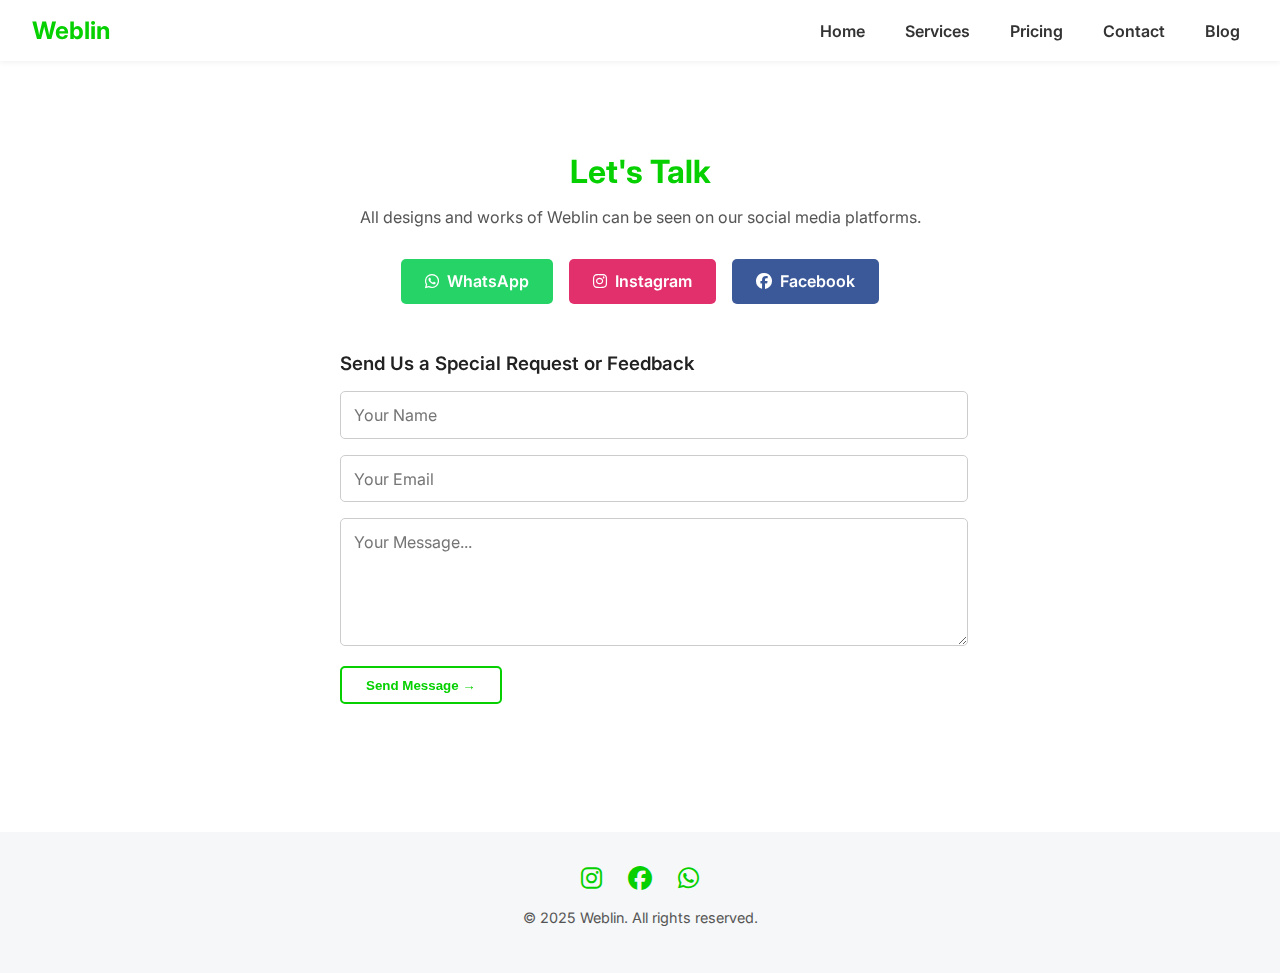
<file: contact.html>
<!DOCTYPE html>
<html lang="en">
<head>
  <meta charset="UTF-8" />
  <meta name="viewport" content="width=device-width, initial-scale=1.0"/>
  <title>Contact | Weblin</title>
  <link rel="stylesheet" href="CSS/style.css" />
  <link href="https://fonts.googleapis.com/css2?family=Inter:wght@400;600;700&family=Montserrat&display=swap" rel="stylesheet"/>
  <link rel="stylesheet" href="https://cdnjs.cloudflare.com/ajax/libs/font-awesome/6.4.0/css/all.min.css"/>
<link href="https://cdn.jsdelivr.net/npm/aos@2.3.4/dist/aos.css" rel="stylesheet" />
</head>
<body>

  <!-- Navbar -->
  <nav class="navbar">
    <div class="logo"><span class="logo-web">Web</span><span class="logo-lin">lin</span></div>
    <div class="menu-toggle" onclick="toggleMenu()">
      <span></span><span></span><span></span>
    </div>
    <ul class="nav-links" id="navLinks">
      <li><a href="index.html">Home</a></li>
      <li><a href="service.html">Services</a></li>
      <li><a href="pricing.html">Pricing</a></li>
      <li><a href="contact.html" class="active">Contact</a></li>
      <li>
        <a href="#">Blog</a>
        <div class="dropdown">
          <a href="blogpage.html">Page</a>
          <a href="https://weblin.blog" target="_blank">Website</a>
        </div>
      </li>
    </ul>
  </nav>

  <!-- Contact Section -->
  <section class="contact-section" id="contact">
    <div class="container">
     <h2 class="section-title" data-aos="fade-down">Let's Talk</h2>

<p class="section-intro" data-aos="fade-up">All designs and works of Weblin can be seen on our social media platforms.</p>

<div class="social-buttons" data-aos="zoom-in">
  <a href="https://wa.link/4nzpbf" class="social-btn whatsapp"><i class="fab fa-whatsapp"></i> WhatsApp</a>
  <a href="https://instagram.com" class="social-btn instagram"><i class="fab fa-instagram"></i> Instagram</a>
  <a href="https://facebook.com" class="social-btn facebook"><i class="fab fa-facebook"></i> Facebook</a>
</div>

<form class="contact-form" action="https://formsubmit.co/jessicashuaibu007@gmail.com" method="POST" data-aos="fade-up" data-aos-delay="200">
  <h3>Send Us a Special Request or Feedback</h3>

  <!-- Optional hidden fields -->
  <input type="hidden" name="_captcha" value="false">
  <input type="hidden" name="_next" value="https://yourwebsite.com/thank-you.html"> <!-- change to your thank-you page -->

  <!-- User Inputs -->
  <input type="text" name="name" placeholder="Your Name" required />
  <input type="email" name="email" placeholder="Your Email" required />
  <textarea name="message" placeholder="Your Message..." rows="5" required></textarea>

  <button type="submit" class="outline-button">Send Message →</button>
</form>

    </div>
  </section>

  <!-- Footer -->
  <footer class="footer">
    <div class="social-icons">
      <a href="https://instagram.com" target="_blank"><i class="fab fa-instagram"></i></a>
      <a href="https://www.facebook.com/share/1Ckov9T5NL/" target="_blank"><i class="fab fa-facebook"></i></a>
      <a href="https://wa.link/4nzpbf" target="_blank"><i class="fab fa-whatsapp"></i></a>
    </div>
    <p>&copy; 2025 Weblin. All rights reserved.</p>
  </footer>

  <script src="https://cdn.jsdelivr.net/npm/aos@2.3.4/dist/aos.js"></script>
<script>
  AOS.init({
    duration: 800,
    once: true
  });
</script>


  <script src="script/index.js"></script>
</body>
</html>
</file>
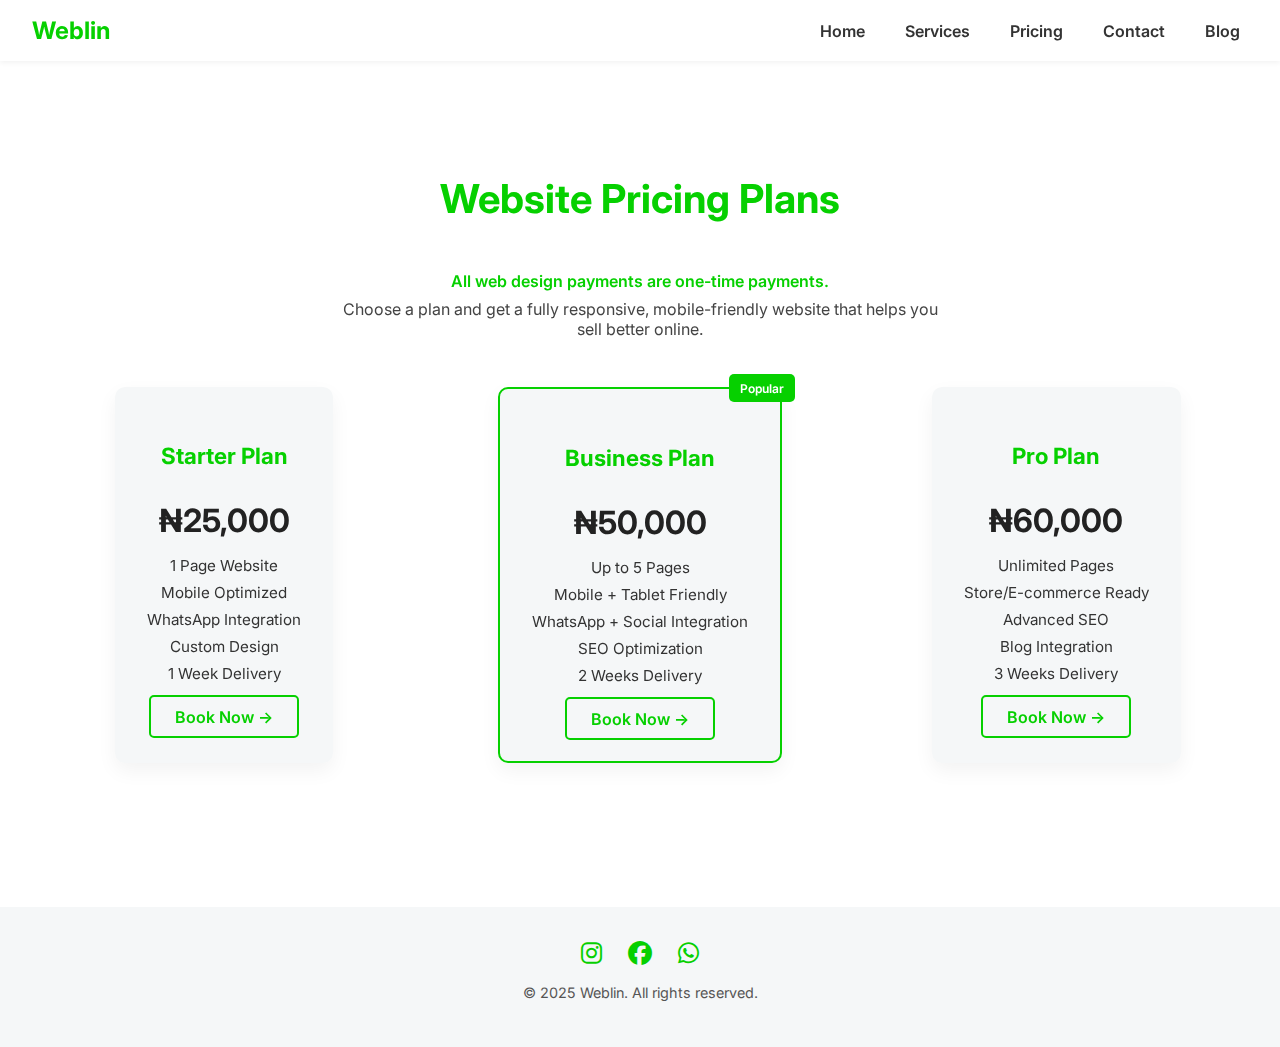
<file: pricing.html>
<!DOCTYPE html>
<html lang="en">
<head>
  <meta charset="UTF-8" />
  <meta name="viewport" content="width=device-width, initial-scale=1.0" />
  <meta name="description" content="Explore Weblin's web services – from custom design to SEO, eCommerce and more." />
  <title>Our Services | Weblin</title>
  <link rel="stylesheet" href="CSS/style.css" />
  <link href="https://fonts.googleapis.com/css2?family=Inter:wght@400;600;700&family=Montserrat:wght@600&family=DM+Sans:ital,wght@1,600&display=swap" rel="stylesheet" />
  <link rel="stylesheet" href="https://cdnjs.cloudflare.com/ajax/libs/font-awesome/6.4.0/css/all.min.css" />
<!-- AOS Animation CSS -->
<link href="https://cdn.jsdelivr.net/npm/aos@2.3.4/dist/aos.css" rel="stylesheet" />
</head>
<body>
    <nav class="navbar">
  <div class="logo"><span class="logo-web">Web</span><span class="logo-lin">lin</span></div>
  
  <div class="menu-toggle" onclick="toggleMenu()">
    <span></span>
    <span></span>
    <span></span>
  </div>

  <ul class="nav-links" id="navLinks">
    <li><a href="index.html">Home</a></li>
    <li><a href="service.html" class="active">Services</a></li>
    <li><a href="pricing.html">Pricing</a></li>
    <li><a href="contact.html">Contact</a></li>
    <li>
      <a href="#">Blog</a>
      <div class="dropdown">
        <a href="blogpage.html">Page</a>
        <a href="https://weblin.blog" target="_blank">Website</a>
      </div>
    </li>
  </ul>
</nav>


<section class="pricing" id="pricing">
  <div class="container">
    <h2 class="section-title" data-aos="fade-up">Website Pricing Plans</h2>
    <p class="pricing-subtitle" data-aos="fade-up">All web design payments are one-time payments.</p>
    <p class="pricing-note" data-aos="fade-up">Choose a plan and get a fully responsive, mobile-friendly website that helps you sell better online.</p>

    <div class="pricing-grid">

      <div class="price-card" data-aos="fade-up">
        <h3>Starter Plan</h3>
        <p class="price">₦25,000</p>
        <ul>
          <li>1 Page Website</li>
          <li>Mobile Optimized</li>
          <li>WhatsApp Integration</li>
          <li>Custom Design</li>
          <li>1 Week Delivery</li>
        </ul>
        <a href="https://wa.link/6jlcdd" class="outline-button">Book Now →</a>
      </div>

      <div class="price-card popular" data-aos="fade-up" data-aos-delay="100">
        <span class="badge">Popular</span>
        <h3>Business Plan</h3>
        <p class="price">₦50,000</p>
        <ul>
          <li>Up to 5 Pages</li>
          <li>Mobile + Tablet Friendly</li>
          <li>WhatsApp + Social Integration</li>
          <li>SEO Optimization</li>
          <li>2 Weeks Delivery</li>
        </ul>
        <a href="https://wa.link/ge79jw" class="outline-button">Book Now →</a>
      </div>

      <div class="price-card" data-aos="fade-up" data-aos-delay="200">
        <h3>Pro Plan</h3>
        <p class="price">₦60,000</p>
        <ul>
          <li>Unlimited Pages</li>
          <li>Store/E-commerce Ready</li>
          <li>Advanced SEO</li>
          <li>Blog Integration</li>
          <li>3 Weeks Delivery</li>
        </ul>
        <a href="https://wa.link/n4o79l" class="outline-button">Book Now →</a>
      </div>

    </div>
  </div>
</section>

<!-- AOS Animation -->
<link href="https://cdn.jsdelivr.net/npm/aos@2.3.4/dist/aos.css" rel="stylesheet" />
<script src="https://cdn.jsdelivr.net/npm/aos@2.3.4/dist/aos.js"></script>
<script>
  AOS.init({ duration: 800, once: true });
</script>


<!-- Footer -->
<footer class="footer">
  <div class="social-icons">
    <a href="https://instagram.com" target="_blank"><i class="fab fa-instagram"></i></a>
    <a href="https://www.facebook.com/share/1Ckov9T5NL/" target="_blank"><i class="fab fa-facebook"></i></a>
    <a href="https://wa.link/4nzpbf" target="_blank"><i class="fab fa-whatsapp"></i></a>
  </div>
  <p>&copy; 2025 Weblin. All rights reserved.</p>
</footer>
<script src="script/index.js"></script>
    
</body>
</html>
</file>
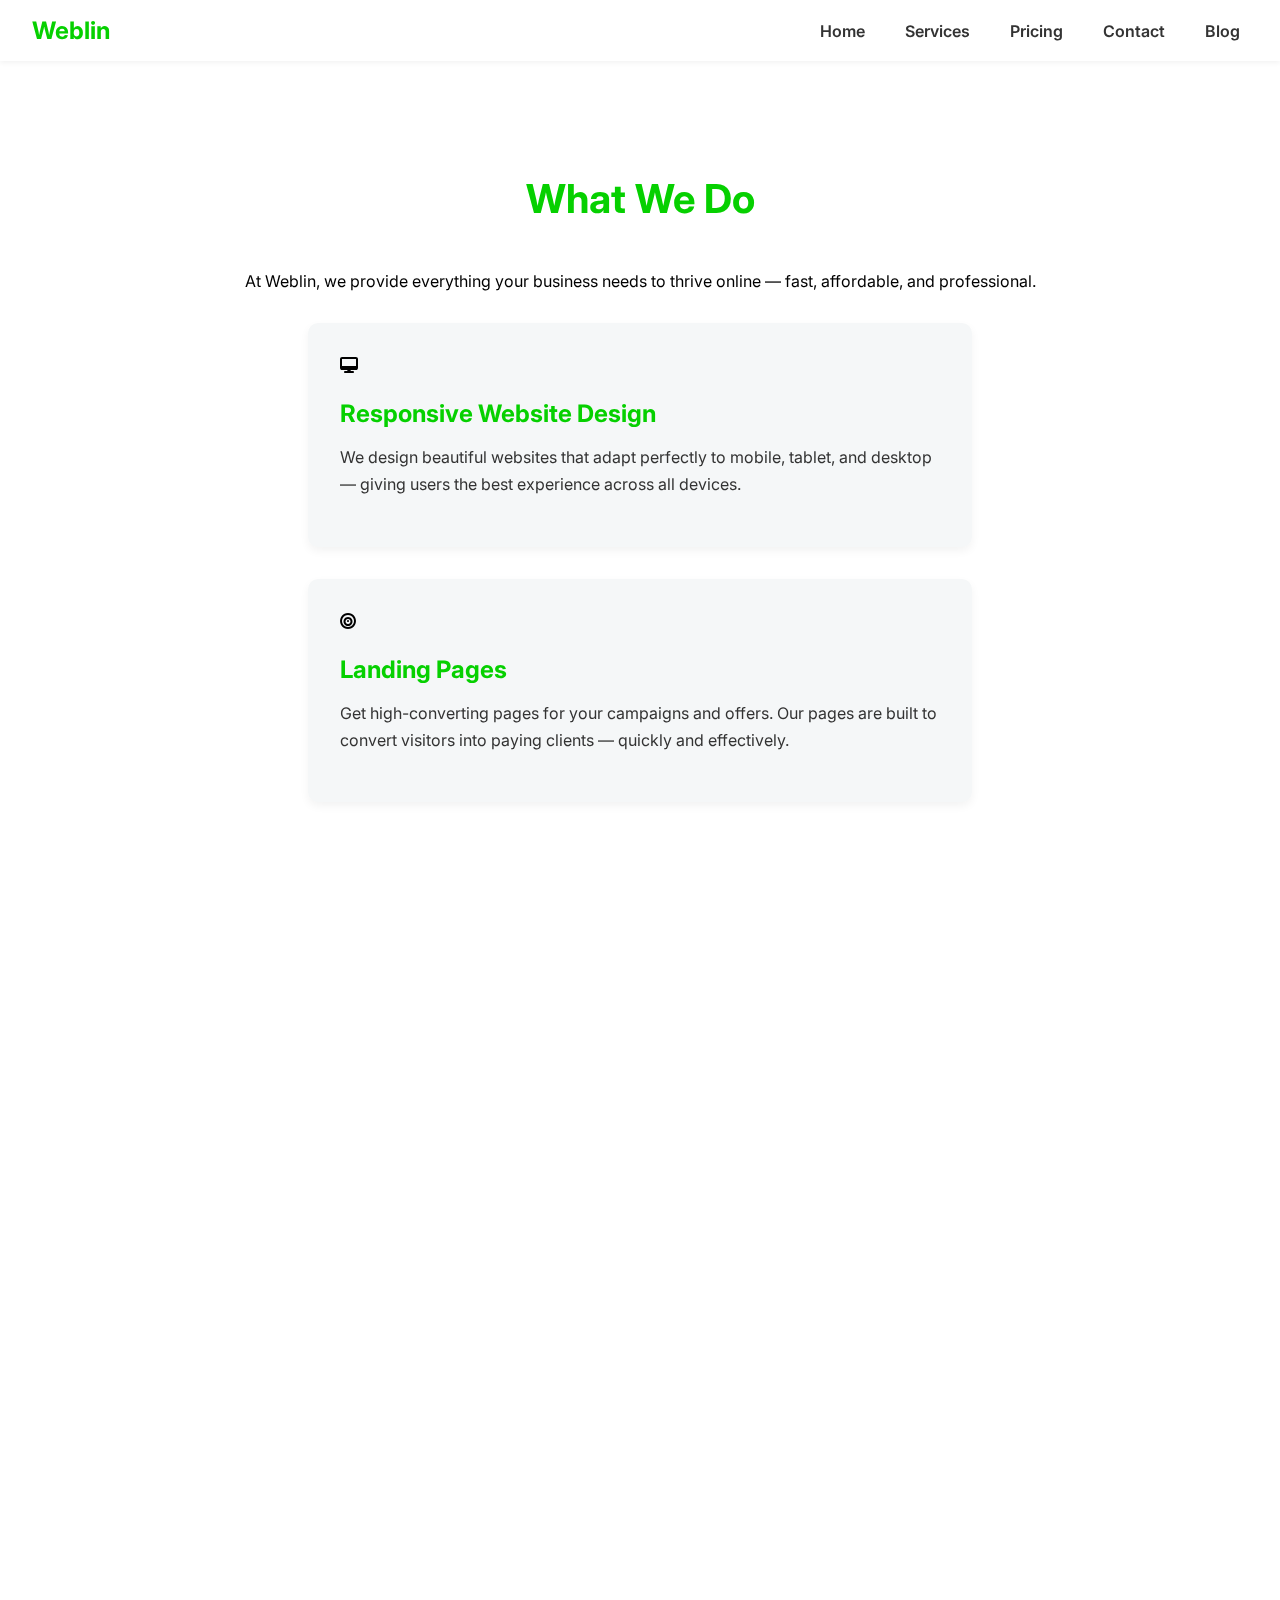
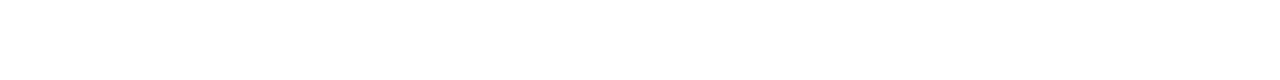
<file: service.html>
<!DOCTYPE html>
<html lang="en">
<head>
  <meta charset="UTF-8" />
  <meta name="viewport" content="width=device-width, initial-scale=1.0" />
  <meta name="description" content="Explore Weblin's web services – from custom design to SEO, eCommerce and more." />
  <title>Our Services | Weblin</title>
  <link rel="stylesheet" href="CSS/style.css" />
  <link href="https://fonts.googleapis.com/css2?family=Inter:wght@400;600;700&family=Montserrat:wght@600&family=DM+Sans:ital,wght@1,600&display=swap" rel="stylesheet" />
  <link rel="stylesheet" href="https://cdnjs.cloudflare.com/ajax/libs/font-awesome/6.4.0/css/all.min.css" />
<!-- AOS Animation CSS -->
<link href="https://cdn.jsdelivr.net/npm/aos@2.3.4/dist/aos.css" rel="stylesheet" />
</head>
<body>
    <nav class="navbar">
  <div class="logo"><span class="logo-web">Web</span><span class="logo-lin">lin</span></div>
  
  <div class="menu-toggle" onclick="toggleMenu()">
    <span></span>
    <span></span>
    <span></span>
  </div>

  <ul class="nav-links" id="navLinks">
    <li><a href="index.html">Home</a></li>
    <li><a href="services.html" class="active">Services</a></li>
    <li><a href="pricing.html">Pricing</a></li>
    <li><a href="contact.html">Contact</a></li>
    <li>
      <a href="#">Blog</a>
      <div class="dropdown">
        <a href="blogpage.html">Page</a>
        <a href="https://weblin.blog" target="_blank">Website</a>
      </div>
    </li>
  </ul>
</nav>

<section class="services" id="services">
  <div class="container">
    <h2 class="section-title" data-aos="fade-right">
      What We Do <span class="underline"></span>
    </h2>
    <p class="section-intro" data-aos="fade-up">
      At Weblin, we provide everything your business needs to thrive online — fast, affordable, and professional.
    </p>

    <div class="services-grid">

      <div class="service-card" data-aos="fade-up">
        <i class="fas fa-desktop service-icon"></i>
        <h3>Responsive Website Design</h3>
        <p>We design beautiful websites that adapt perfectly to mobile, tablet, and desktop — giving users the best experience across all devices.</p>
      </div>

      <div class="service-card" data-aos="fade-up" data-aos-delay="100">
        <i class="fas fa-bullseye service-icon"></i>
        <h3>Landing Pages</h3>
        <p>Get high-converting pages for your campaigns and offers. Our pages are built to convert visitors into paying clients — quickly and effectively.</p>
      </div>

      <div class="service-card" data-aos="fade-up" data-aos-delay="200">
        <i class="fas fa-shopping-cart service-icon"></i>
        <h3>Online Stores (E-Commerce)</h3>
        <p>We help you sell online with clean, modern store setups that support digital or physical products. Simple, smart, and easy to manage.</p>
      </div>

      <div class="service-card" data-aos="fade-up" data-aos-delay="300">
        <i class="fas fa-chart-line service-icon"></i>
        <h3>SEO Optimization</h3>
        <p>Your site will be optimized to rank on Google and reach more customers. More visibility means more sales — without paying for ads.</p>
      </div>

      <div class="service-card" data-aos="fade-up" data-aos-delay="400">
        <i class="fas fa-tools service-icon"></i>
        <h3>Website Maintenance</h3>
        <p>Stay worry-free with our support. We keep your site secure, updated, and running at full speed so you can focus on your business.</p>
      </div>

    </div>
  </div>
</section>

<!-- AOS Animation JS -->
<script src="https://cdn.jsdelivr.net/npm/aos@2.3.4/dist/aos.js"></script>
<script>
  AOS.init({
    duration: 800,  // animation speed in ms
    once: true      // run only once
  });
</script>
<script src="script/index.js"></script>
</body>
</html>
</file>
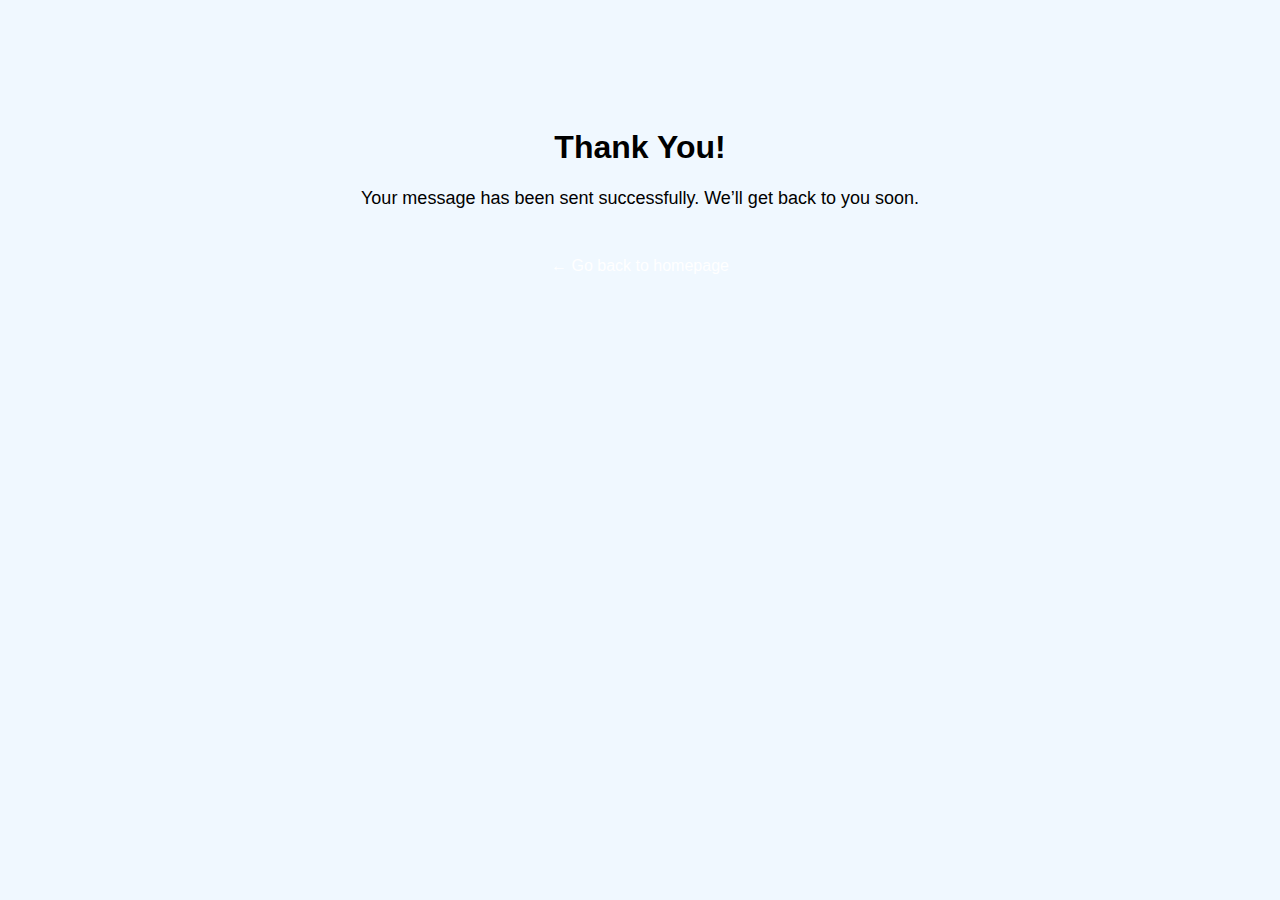
<file: thankyou.html>
<!-- thank-you.html -->
<!DOCTYPE html>
<html lang="en">
<head>
  <meta charset="UTF-8" />
  <meta name="viewport" content="width=device-width, initial-scale=1.0" />
  <title>Thank You</title>
  <style>
    body {
      font-family: sans-serif;
      background-color: #f0f8ff;
      text-align: center;
      padding: 100px 20px;
    }
    h1 {
      color: #06D00;
    }
    p {
      font-size: 18px;
    }
    a {
      margin-top: 20px;
      display: inline-block;
      text-decoration: none;
      color: white;
      background-color: #06D00;
      padding: 10px 20px;
      border-radius: 5px;
    }
  </style>
</head>
<body>
  <h1>Thank You!</h1>
  <p>Your message has been sent successfully. We’ll get back to you soon.</p>
  <a href="index.html">← Go back to homepage</a>
</body>
</html>
</file>
<file: CSS/style.css>
body {
  margin: 0;
  font-family: 'Inter', sans-serif;
 background-image: url("https://www.transparenttextures.com/patterns/white-wall-3.png");
}

.navbar {
  display: flex;
  justify-content: space-between;
  align-items: center;
  padding: 1rem 2rem;
  background-color: #ffffff;
  box-shadow: 0 2px 5px rgba(0,0,0,0.05);
  position: sticky;
  top: 0;
  z-index: 999;
}

.logo {
  font-weight: 700;
  font-size: 1.5rem;
  color: #06D000;
}

.nav-links {
  list-style: none;
  display: flex;
  gap: 1.5rem;
  margin: 0;
}

.nav-links li {
  position: relative;
}

.nav-links a {
  text-decoration: none;
  color: #333;
  font-weight: 600;
  padding: 0.5rem;
}

.nav-links li:hover .dropdown {
  display: block;
}

.dropdown {
  display: none;
  position: absolute;
  top: 100%;
  left: 0;
  background-color: #ffffff;
  border: 1px solid #06D000;
  border-radius: 5px;
  box-shadow: 0 4px 12px rgba(0, 0, 0, 0.05);
  z-index: 1000;
  min-width: 160px;
  padding: 0.3rem 0;
}

.dropdown a {
  display: block;
  padding: 0.5rem 1rem;
  color: #06D000;
  font-weight: 500;
  text-decoration: none;
  transition: background 0.3s ease, color 0.3s ease;
}

.dropdown a:hover {
  background-color: #06D000;
  color: #ffffff;
}


.menu-toggle {
  display: none;
  flex-direction: column;
  cursor: pointer;
}

.menu-toggle span {
  height: 3px;
  width: 25px;
  background: #06D000;
  margin: 4px 0;
}

@media (max-width: 768px) {
  .nav-links {
    display: none;
    flex-direction: column;
    background-color: #fff;
    position: absolute;
    top: 60px;
    right: 0;
    width: 200px;
    box-shadow: 0 4px 8px rgba(0,0,0,0.1);
    border-radius: 5px;
  }

  .nav-links.active {
    display: flex;
  }

  .menu-toggle {
    display: flex;
  }
}

.hero {
  text-align: center;
  padding: 4rem 2rem;
  background-color: transparent;
  color: #333;
}

.hero h1 {
  font-size: 2.5rem;
  margin-bottom: 1rem;
}

.hero p {
  font-size: 1.1rem;
  margin-bottom: 2rem;
  max-width: 600px;
  margin-left: auto;
  margin-right: auto;
}

.cta-button {
  background-color: #06D000;
  color: white;
  padding: 0.75rem 1.5rem;
  border: none;
  border-radius: 30px;
  text-decoration: none;
  font-weight: bold;
  transition: background-color 0.3s ease;
}

.cta-button:hover {
  background-color: #04a600;
}

  /*HERO SECTION*/
  /* Hero Section */
.hero {
  text-align: center;
  padding: 5rem 2rem;
  background-color: transparent;
  color: #333;
}

.hero h1 {
  font-size: 9rem;
  font-weight: 600;
  margin-bottom: 2rem;
}

.hero .web {
  font-family: 'Montserrat', sans-serif;
  color: #06D000;
}

.hero .lin {
  font-family: 'DM Sans', sans-serif;
  font-style: italic;
  color: #06D000;
}

.hero-subtext {
  max-width: 600px;
  margin: 0 auto 2rem;
  font-size: 1.1rem;
  line-height: 1.6;
  color: #555;
}

.cta-outline {
  display: inline-block;
  padding: 0.8rem 1.8rem;
  border: 2px solid #06D000;
  border-radius: 30px;
  color: #06D000;
  font-weight: 600;
  text-decoration: none;
  transition: all 0.3s ease;
}

.cta-outline i {
  margin-left: 8px;
  transition: transform 0.3s ease;
}

.cta-outline:hover {
  background-color: #06D000;
  color: #fff;
}

.cta-outline:hover i {
  transform: translateX(5px);
}

@keyframes fadeInUp {
  from {
    opacity: 0;
    transform: translateY(30px);
  }
  to {
    opacity: 1;
    transform: translateY(0);
  }
}

.fade-in {
  opacity: 0;
  animation: fadeInUp 1s ease forwards;
}

.fade-in-delay-1 {
  animation-delay: 0.3s;
}

.fade-in-delay-2 {
  animation-delay: 0.6s;
}

.fade-in-delay-3 {
  animation-delay: 0.9s;
}

/* Services Section */
.services {
  background-color: #fff;
  padding: 5rem 2rem;
  position: relative;
  text-align: center;
}

.section-title {
  font-size: 2.5rem;
  color: #06D000;
  margin-bottom: 3rem;
  font-weight: 700;
}

.services-container {
  max-width: 1000px;
  margin: 0 auto;
  position: relative;
}

.vertical-line {
  position: absolute;
  left: 50%;
  transform: translateX(-50%);
  top: 0;
  bottom: 0;
  width: 2px;
  background-color: #06D000;
  opacity: 0.3;
}

.service-card {
  background: #f5f7f8;
  margin: 2rem auto;
  padding: 2rem;
  border-radius: 10px;
  max-width: 600px;
  text-align: left;
  box-shadow: 0 4px 10px rgba(0,0,0,0.05);
  position: relative;
  z-index: 1;
}

.service-card h3 {
  color: #06D000;
  font-size: 1.5rem;
  margin-bottom: 0.8rem;
}

.service-card p {
  font-size: 1rem;
  line-height: 1.7;
  color: #333;
}

/* Pricing Section */
.pricing {
  background: #ffffff;
  padding: 5rem 2rem;
  text-align: center;
}

.pricing-subtitle {
  font-weight: 600;
  color: #06D000;
  margin-bottom: 0.5rem;
}

.pricing-note {
  max-width: 600px;
  margin: 0 auto 3rem;
  color: #444;
  font-size: 1rem;
}

.pricing-grid {
  display: grid;
  grid-template-columns: repeat(auto-fit, minmax(270px, 1fr));
  gap: 2rem;
  justify-items: center;
}

.price-card {
  background: #f5f7f8;
  border-radius: 10px;
  padding: 2rem;
  box-shadow: 0 8px 20px rgba(0,0,0,0.05);
  position: relative;
  transition: transform 0.3s ease;
}

.price-card:hover {
  transform: translateY(-5px);
}

.price-card h3 {
  color: #06D000;
  font-size: 1.4rem;
  margin-bottom: 0.5rem;
}

.price-card .price {
  font-size: 2rem;
  font-weight: 700;
  color: #222;
  margin-bottom: 1rem;
}

.price-card ul {
  list-style: none;
  padding: 0;
  margin-bottom: 1.5rem;
}

.price-card ul li {
  margin-bottom: 0.5rem;
  color: #333;
  font-size: 0.95rem;
}

.outline-button {
  border: 2px solid #06D000;
  background: transparent;
  color: #06D000;
  padding: 0.6rem 1.5rem;
  font-weight: 600;
  text-decoration: none;
  border-radius: 5px;
  transition: all 0.3s ease;
}

.outline-button:hover {
  background: #06D000;
  color: #fff;
}

/* Popular Badge */
.popular {
  border: 2px solid #06D000;
}

.popular .badge {
  position: absolute;
  top: -15px;
  right: -15px;
  background: #06D000;
  color: #fff;
  padding: 0.4rem 0.7rem;
  border-radius: 5px;
  font-size: 0.75rem;
  font-weight: 600;
}

/* Footer */
.footer {
  background: #f5f7f8;
  padding: 2rem 1rem;
  text-align: center;
  font-size: 0.9rem;
  color: #555;
  margin-top: 4rem;
}

.footer .social-icons {
  margin-bottom: 1rem;
}

.footer .social-icons a {
  color: #06D000;
  margin: 0 0.7rem;
  font-size: 1.5rem;
  transition: color 0.3s ease;
}

.footer .social-icons a:hover {
  color: #000;
}

/* Contact Section */
.contact-section {
  background: #ffffff;
  padding: 4rem 2rem;
  text-align: center;
}

.contact-section .section-title {
  font-size: 2rem;
  color: #06D000;
  margin-bottom: 1rem;
}

.contact-section .section-intro {
  max-width: 600px;
  margin: 0 auto 2rem;
  color: #555;
}

.social-buttons {
  display: flex;
  justify-content: center;
  flex-wrap: wrap;
  gap: 1rem;
  margin-bottom: 3rem;
}

.social-btn {
  padding: 0.8rem 1.5rem;
  font-size: 1rem;
  font-weight: 600;
  color: #fff;
  text-decoration: none;
  border-radius: 5px;
  display: inline-flex;
  align-items: center;
  gap: 0.5rem;
  transition: background 0.3s ease;
}

.social-btn.whatsapp { background: #25D366; }
.social-btn.instagram { background: #E1306C; }
.social-btn.facebook { background: #3b5998; }

.social-btn:hover {
  opacity: 0.9;
}

/* Contact Form */
.contact-form {
  max-width: 600px;
  margin: 0 auto;
  text-align: left;
}

.contact-form h3 {
  margin-bottom: 1rem;
  font-weight: 600;
  color: #222;
}

.contact-form input,
.contact-form textarea {
  width: 100%;
  padding: 0.8rem;
  margin-bottom: 1rem;
  border-radius: 5px;
  border: 1px solid #ccc;
  font-size: 1rem;
  font-family: inherit;
}

.contact-form textarea {
  resize: vertical;
}

.contact-form button {
  display: inline-block;
  font-weight: 600;
}
</file>
